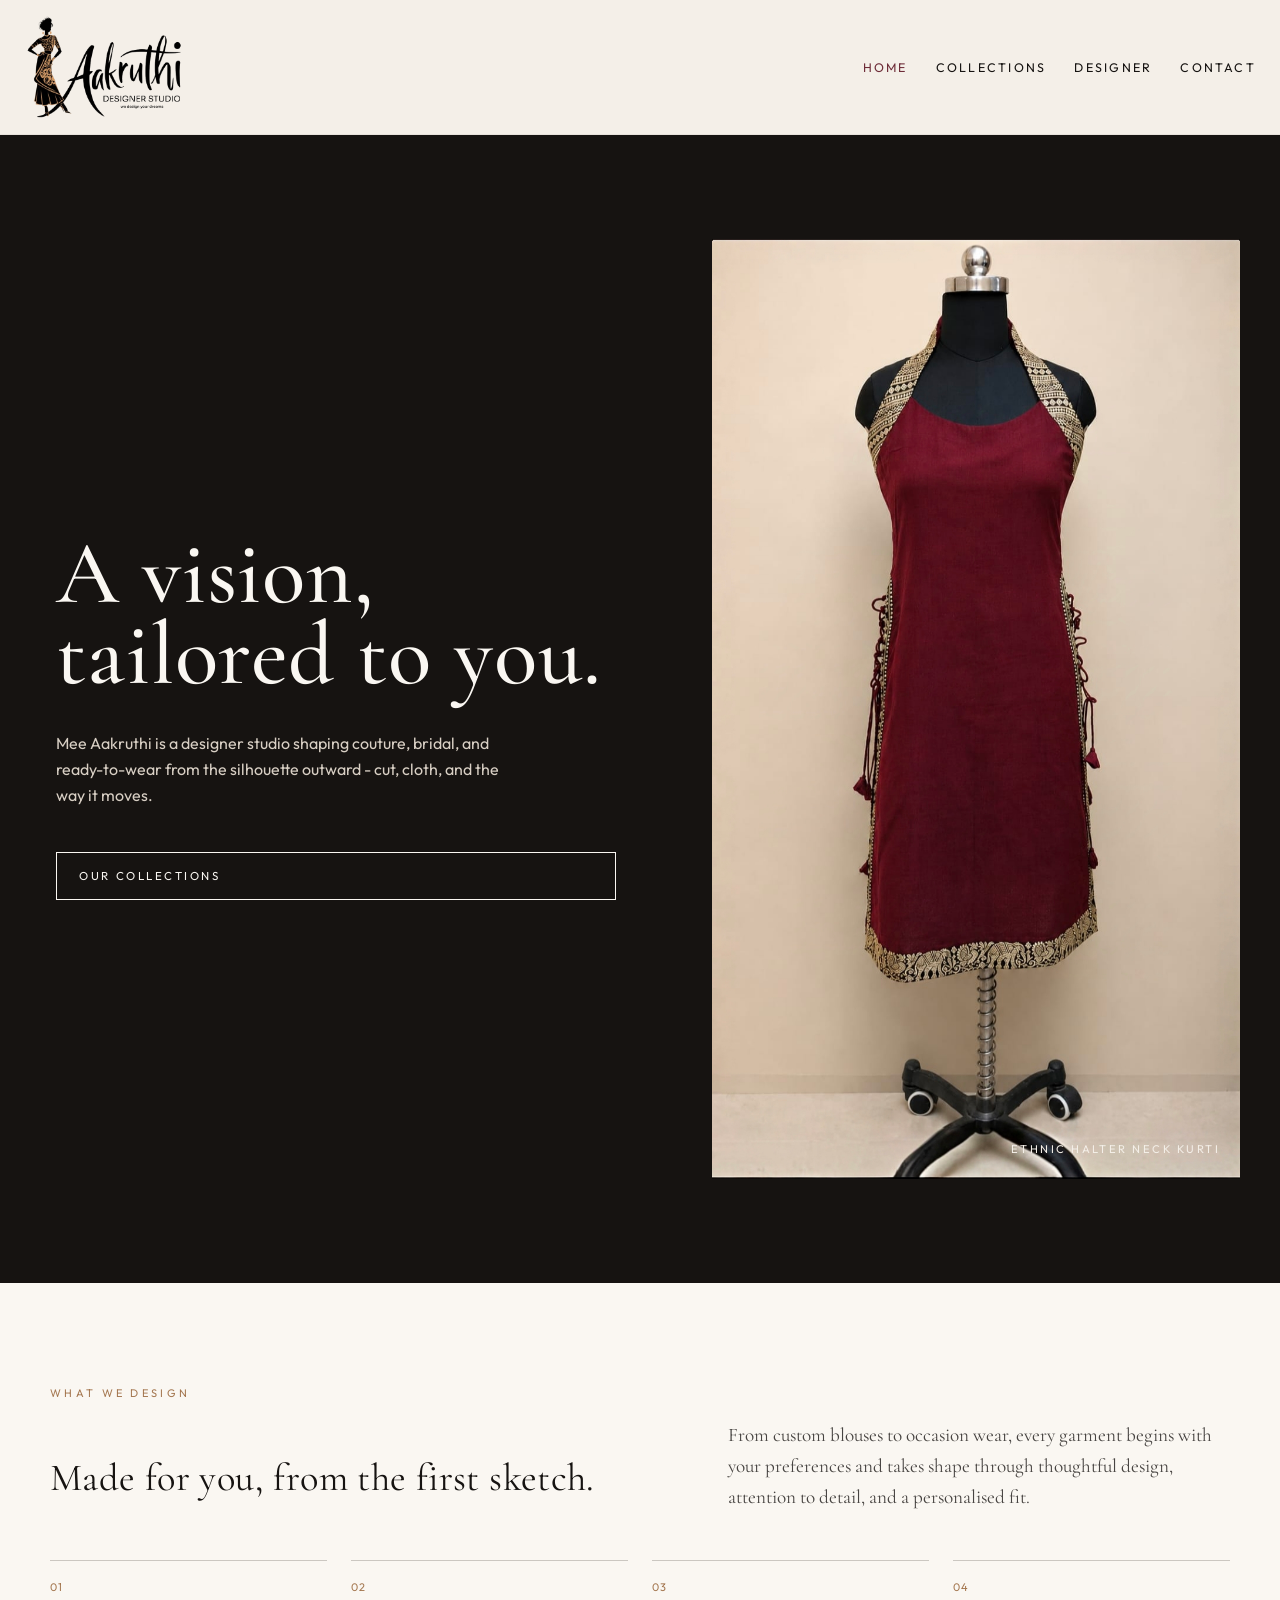
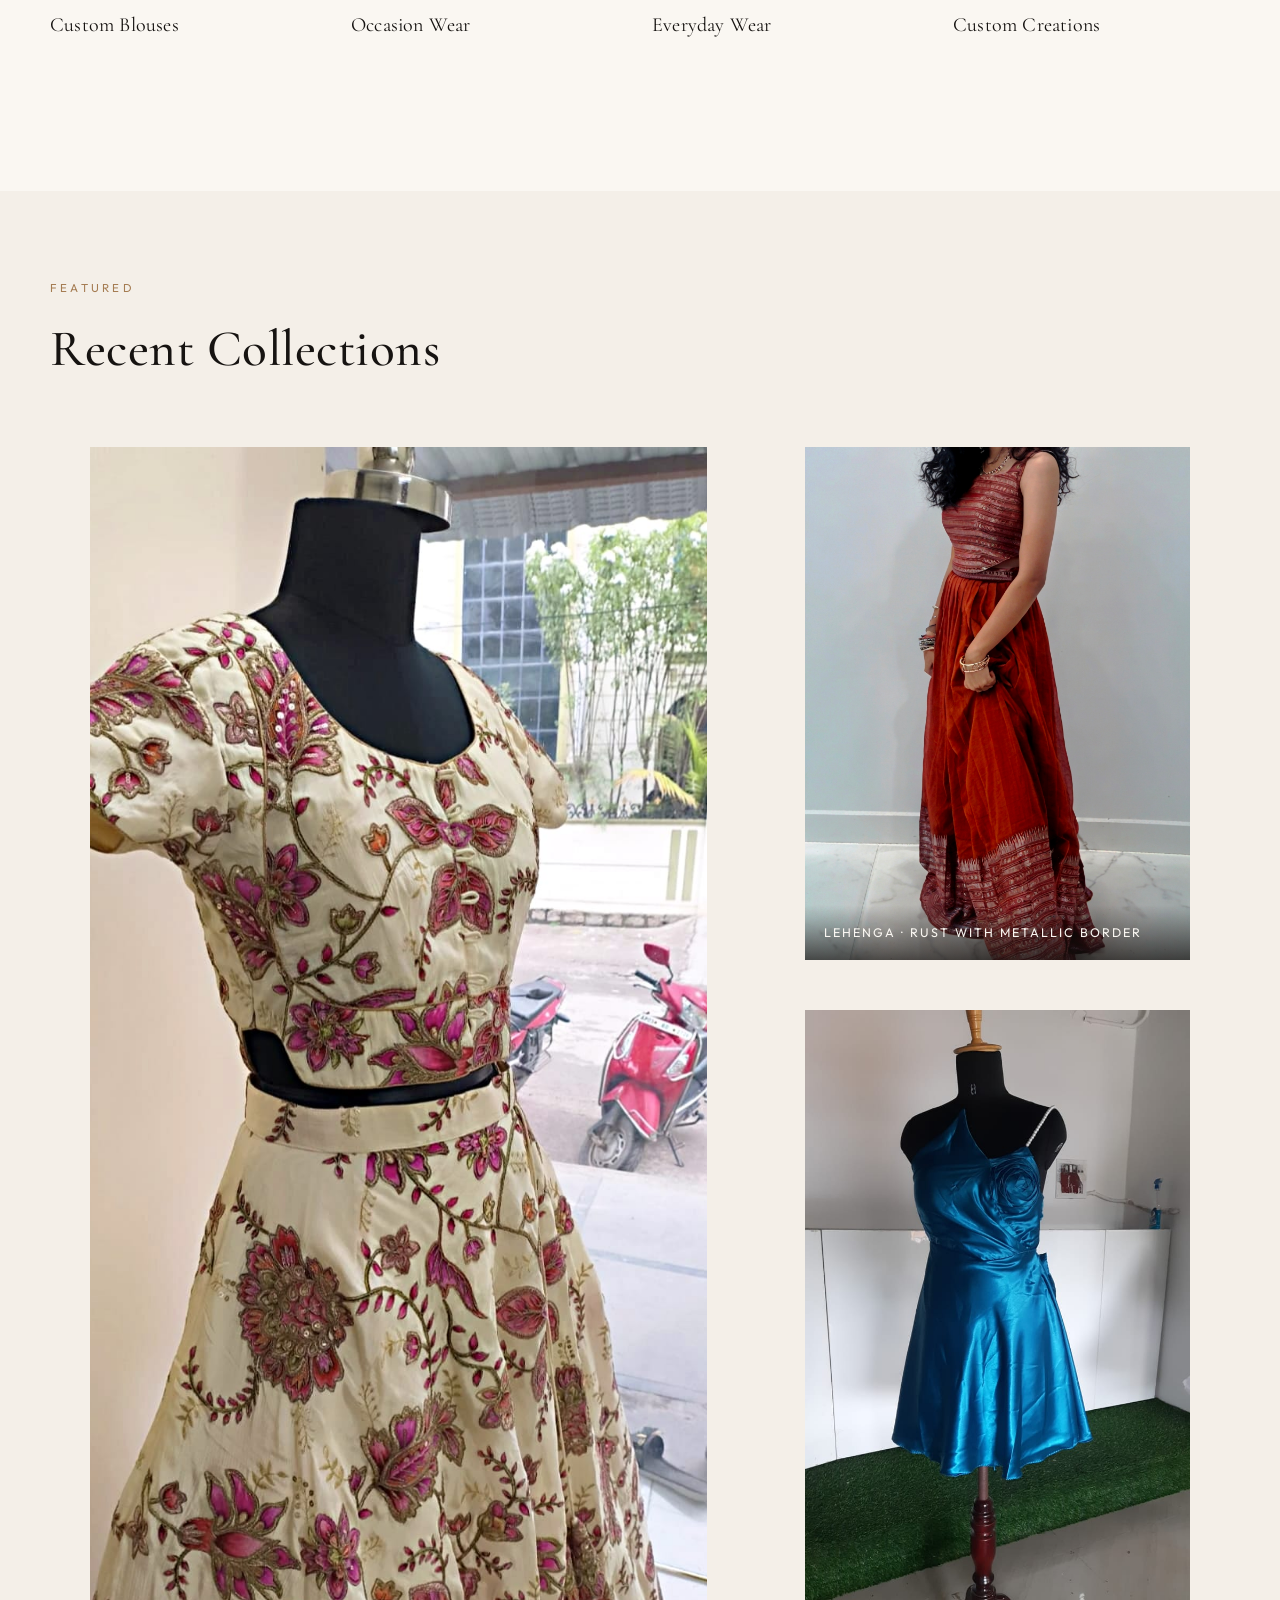
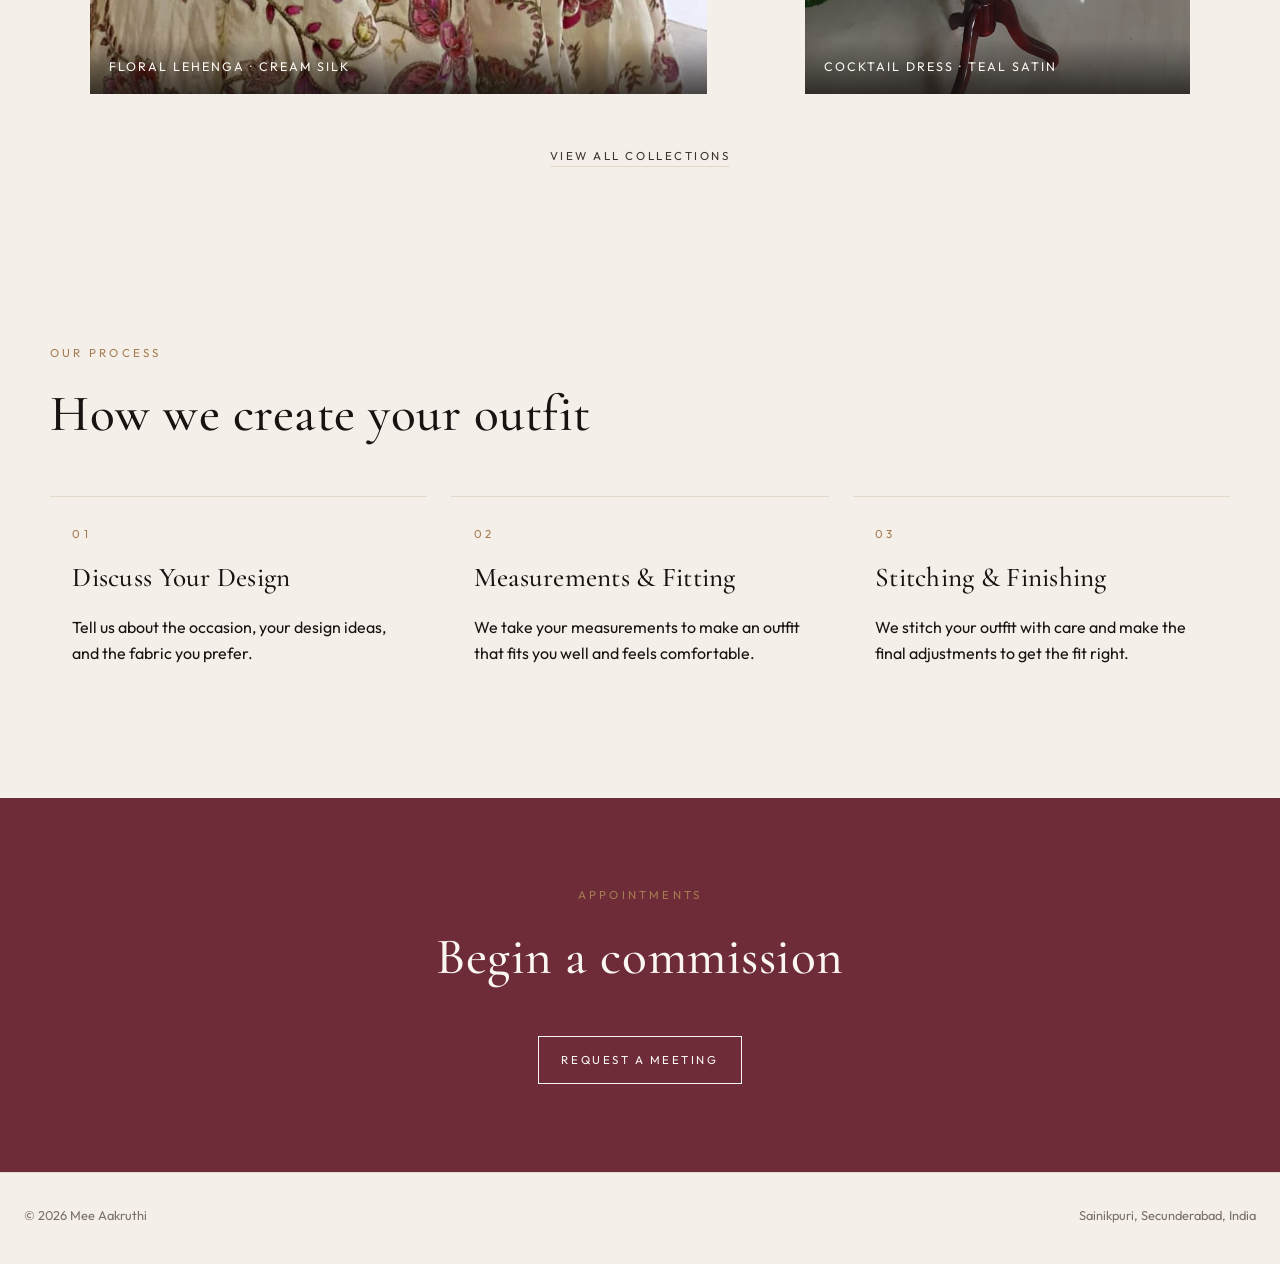
<file: index.html>
<!DOCTYPE html>
<html lang="en">
  <head>
    <meta charset="UTF-8" />
    <meta name="viewport" content="width=device-width, initial-scale=1" />
    <title>Mee Aakruthi - Fashion Designer Studio</title>
    <link rel="icon" type="image/png" href="imgs/favicon.png" />
    <meta
      name="description"
      content="Mee Aakruthi is a fashion design studio creating Indian traditional wear, bridal, and fusion wear for all occasions."
    />
    <link rel="preconnect" href="https://fonts.googleapis.com" />
    <link rel="preconnect" href="https://fonts.gstatic.com" crossorigin />
    <link
      href="https://fonts.googleapis.com/css2?family=Cormorant+Garamond:ital,wght@0,500;0,600;1,500&family=Outfit:wght@300;400;500&display=swap"
      rel="stylesheet"
    />
    <link rel="stylesheet" href="css/styles.css" />
  </head>
  <body>
    <header class="site-header">
      <a class="logo" href="index.html"><img src="imgs/logo.png" alt="Mee Aakruthi" /></a>
      <button class="menu-toggle" type="button" aria-expanded="false" aria-label="Open menu">
        <span class="menu-toggle-line"></span>
        <span class="menu-toggle-line"></span>
        <span class="menu-toggle-line"></span>
      </button>
      <nav>
        <ul>
          <li><a href="index.html" aria-current="page">Home</a></li>
          <li><a href="collections.html">Collections</a></li>
          <li><a href="about.html">Designer</a></li>
          <li><a href="contact.html">Contact</a></li>
        </ul>
      </nav>
    </header>

    <section class="hero">
      <div class="hero-copy">
        <!--<p class="eyebrow">Season 26 · Form &amp; Drape</p> -->
        <h1>A vision, tailored to you.</h1>
        <p>
          Mee Aakruthi is a designer studio shaping couture, bridal, and
          ready-to-wear from the silhouette outward - cut, cloth, and the way it
          moves.
        </p>
        <a class="btn" href="collections.html">Our Collections</a>
      </div>
      <figure class="hero-media">
        <img
          src="imgs/Hero.jpg"
          alt="Editorial fashion portrait with a sculpted silhouette"
        />
        <figcaption class="hero-caption">Ethnic Halter Neck Kurti</figcaption>
      </figure>
    </section>


    <section class="statement">
      <div class="container">
        <p class="eyebrow">WHAT WE DESIGN</p>

        <div class="statement-intro">
          <h2>Made for you, from the first sketch.</h2>
          <p>
            From custom blouses to occasion wear, every garment begins
            with your preferences and takes shape through thoughtful
            design, attention to detail, and a personalised fit.
          </p>
        </div>

        <ul class="services">
          <li class="service">
            <span class="service-number">01</span>
            <h3>Custom Blouses</h3>
          </li>

          <li class="service">
            <span class="service-number">02</span>
            <h3>Occasion Wear</h3>
          </li>

          <li class="service">
            <span class="service-number">03</span>
            <h3>Everyday Wear</h3>
          </li>

          <li class="service">
            <span class="service-number">04</span>
            <h3>Custom Creations</h3>
          </li>
        </ul>
      </div>
    </section>


    <section>
      <div class="container">
        <div class="section-head">
          <p class="eyebrow">FEATURED</p>
          <h2>Recent Collections</h2>
        </div>
        <div class="look-grid">
          <figure class="look-card tall">
            <img
              src="imgs/collections/1.jpg"
              alt="Cream lehenga with floral embroidery on a mannequin"
            />
            <figcaption>Floral lehenga · Cream silk</figcaption>
          </figure>
          <figure class="look-card">
            <img
              src="imgs/collections/4.jpeg"
              alt="Rust orange lehenga with metallic silver border"
            />
            <figcaption>Lehenga · Rust with metallic border</figcaption>
          </figure>
          <figure class="look-card">
            <img
              src="imgs/collections/6.jpeg"
              alt="Teal blue satin cocktail dress with pearl strap"
            />
            <figcaption>Cocktail dress · Teal satin</figcaption>
          </figure>
        </div>
        <p class="section-foot">
          <a href="collections.html">View all collections</a>
        </p>
      </div>
    </section>


    <section>
      <div class="container">
        <div class="section-head">
          <p class="eyebrow">OUR PROCESS</p>
          <h2>How we create your outfit</h2>
        </div>

        <div class="process">
          <article>
            <p class="eyebrow">01</p>
            <h3>Discuss Your Design</h3>
            <p>Tell us about the occasion, your design ideas, and the fabric you prefer.</p>
          </article>

          <article>
            <p class="eyebrow">02</p>
            <h3>Measurements & Fitting</h3>
            <p>We take your measurements to make an outfit that fits you well and feels comfortable.</p>
          </article>

          <article>
            <p class="eyebrow">03</p>
            <h3>Stitching & Finishing</h3>
            <p>We stitch your outfit with care and make the final adjustments to get the fit right.</p>
          </article>
        </div>
      </div>
    </section>

    <section class="cta-band">
      <div class="container">
        <p class="eyebrow">Appointments</p>
        <h2>Begin a commission</h2>
        <!-- <p>Bridal, couture, and custom designs.</p> -->
        <a class="btn" href="contact.html">Request a meeting</a>
      </div>
    </section>

    <footer class="site-footer">
      <span>© 2026 Mee Aakruthi</span>
      <span>Sainikpuri, Secunderabad, India</span>
    </footer>
    <script src="js/main.js"></script>
  </body>
</html>
</file>
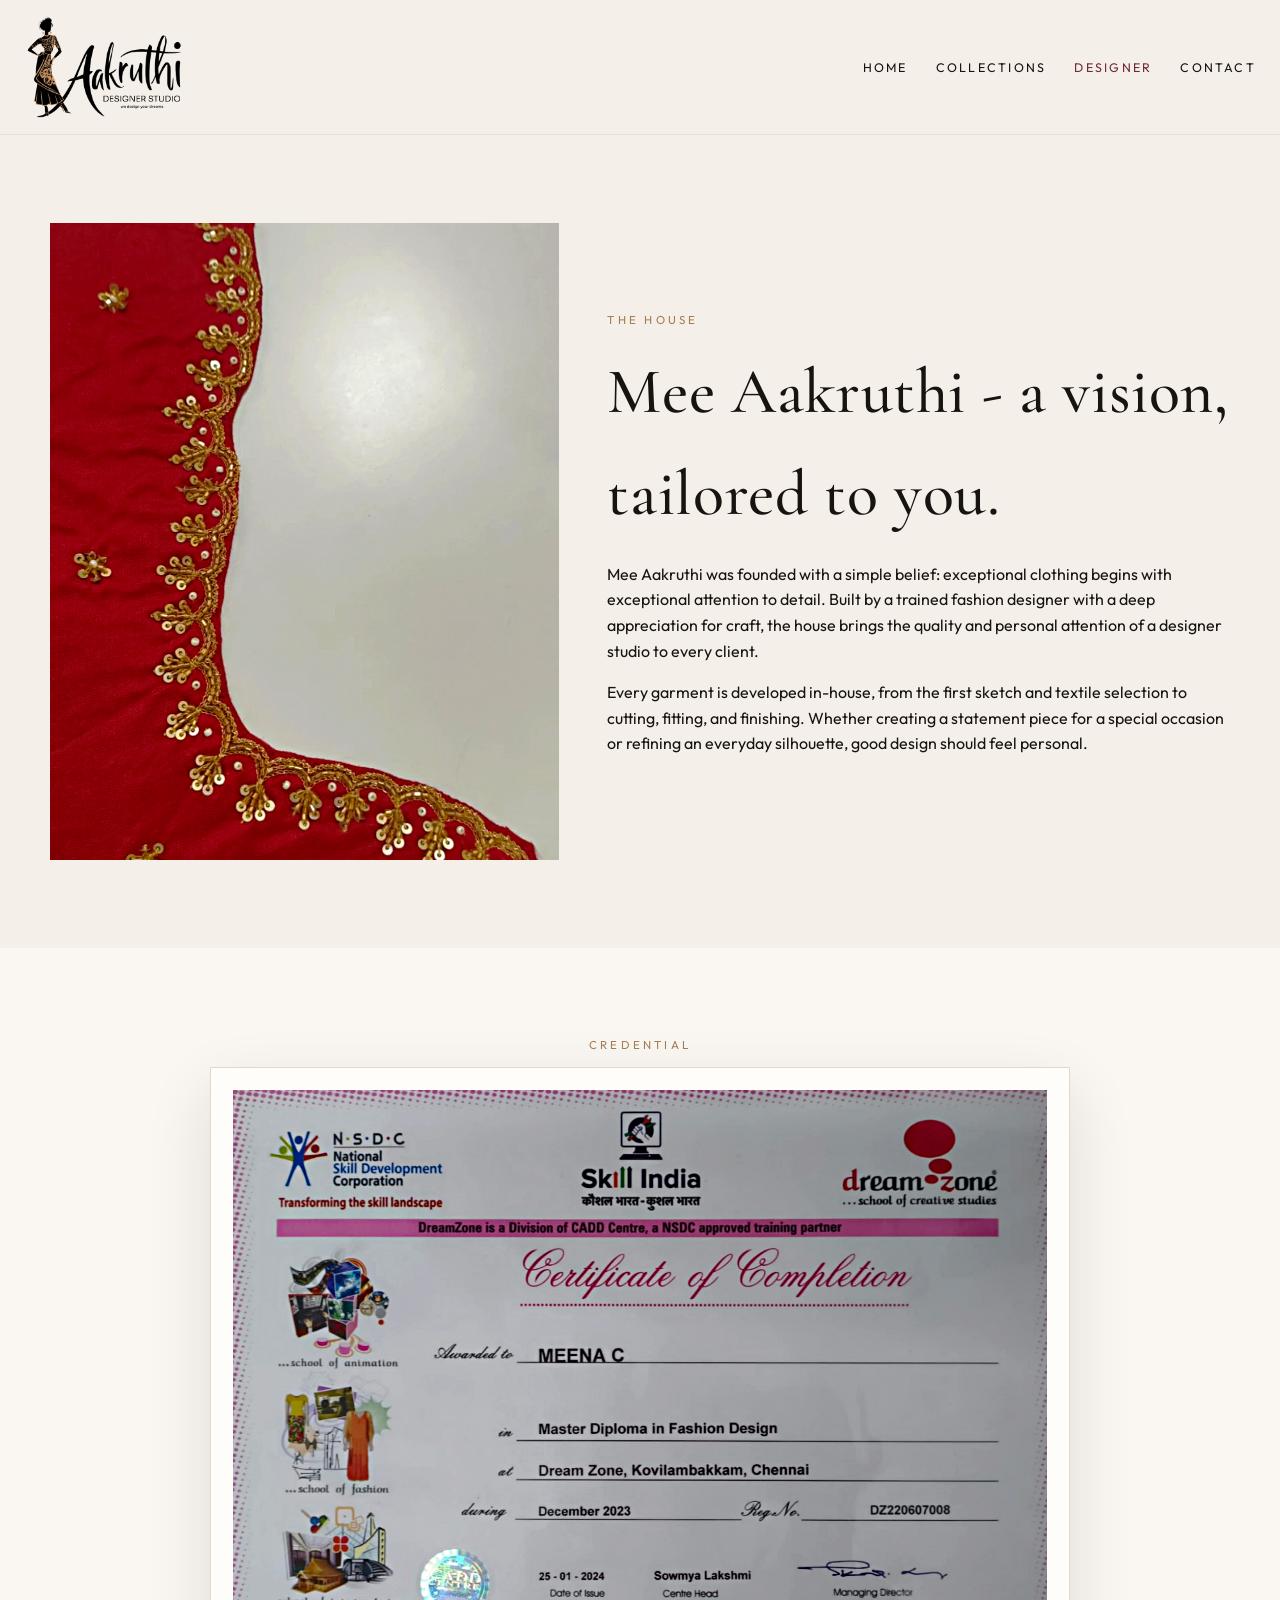
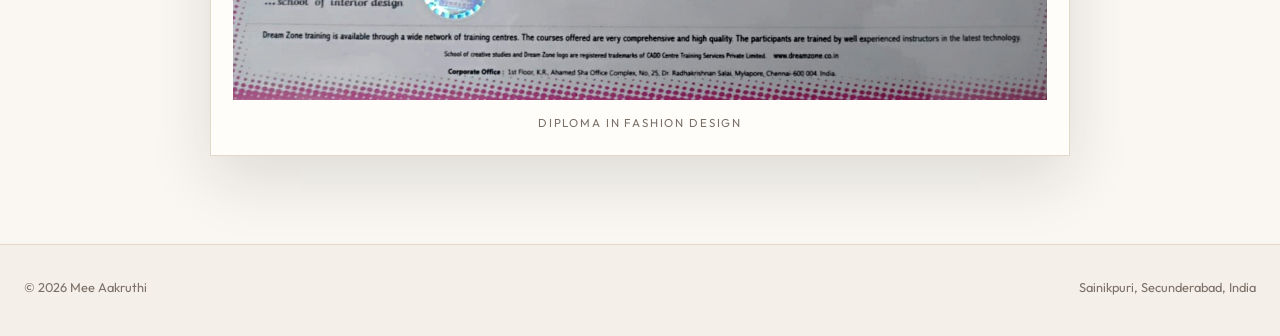
<file: about.html>
<!DOCTYPE html>
<html lang="en">
  <head>
    <meta charset="UTF-8" />
    <meta name="viewport" content="width=device-width, initial-scale=1" />
    <title>Designer - Mee Aakruthi</title>
    <meta name="description" content="The story and method of the Mee Aakruthi fashion designer studio." />
    <link rel="icon" type="image/png" href="imgs/favicon.png" />
    <link rel="preconnect" href="https://fonts.googleapis.com" />
    <link rel="preconnect" href="https://fonts.gstatic.com" crossorigin />
    <link
      href="https://fonts.googleapis.com/css2?family=Cormorant+Garamond:ital,wght@0,500;0,600;1,500&family=Outfit:wght@300;400;500&display=swap"
      rel="stylesheet"
    />
    <link rel="stylesheet" href="css/styles.css" />
  </head>
  <body>
    <header class="site-header">
      <a class="logo" href="index.html"><img src="imgs/logo.png" alt="Mee Aakruthi" /></a>
      <button class="menu-toggle" type="button" aria-expanded="false" aria-label="Open menu">
        <span class="menu-toggle-line"></span>
        <span class="menu-toggle-line"></span>
        <span class="menu-toggle-line"></span>
      </button>
      <nav>
        <ul>
          <li><a href="index.html">Home</a></li>
          <li><a href="collections.html">Collections</a></li>
          <li><a href="about.html" aria-current="page">Designer</a></li>
          <li><a href="contact.html">Contact</a></li>
        </ul>
      </nav>
    </header>

    <section>
      <div class="container split">
        <img
          src="imgs/collections/designer-section.jpeg"
          alt="Designer at Mee Aakruthi"
        />
        <div>
          <p class="eyebrow">The House</p>
          <h1 class="serif" style="font-size: clamp(2.6rem, 5vw, 4.2rem); margin: 0 0 1rem">
            Mee Aakruthi - a vision, tailored to you.
          </h1>
          <p>
            Mee Aakruthi was founded with a simple belief: exceptional clothing begins
            with exceptional attention to detail. Built by a trained fashion designer
            with a deep appreciation for craft, the house brings the quality and
            personal attention of a designer studio to every client.
          </p>
          <p>
            Every garment is developed in-house, from the first sketch and textile
            selection to cutting, fitting, and finishing. Whether creating a statement
            piece for a special occasion or refining an everyday silhouette, good
            design should feel personal.
          </p>
        </div>
      </div>
    </section>

    <section class="credential-section">
      <div class="container">
        <p class="eyebrow">Credential</p>
        <figure class="credential">
          <img src="imgs/DiplomaCert.jpg" alt="Fashion design diploma certificate" />
          <figcaption>Diploma in fashion design</figcaption>
        </figure>
      </div>
    </section>

    <footer class="site-footer">
      <span>© 2026 Mee Aakruthi</span>
      <span>Sainikpuri, Secunderabad, India</span>
    </footer>
    <script src="js/main.js"></script>
  </body>
</html>
</file>
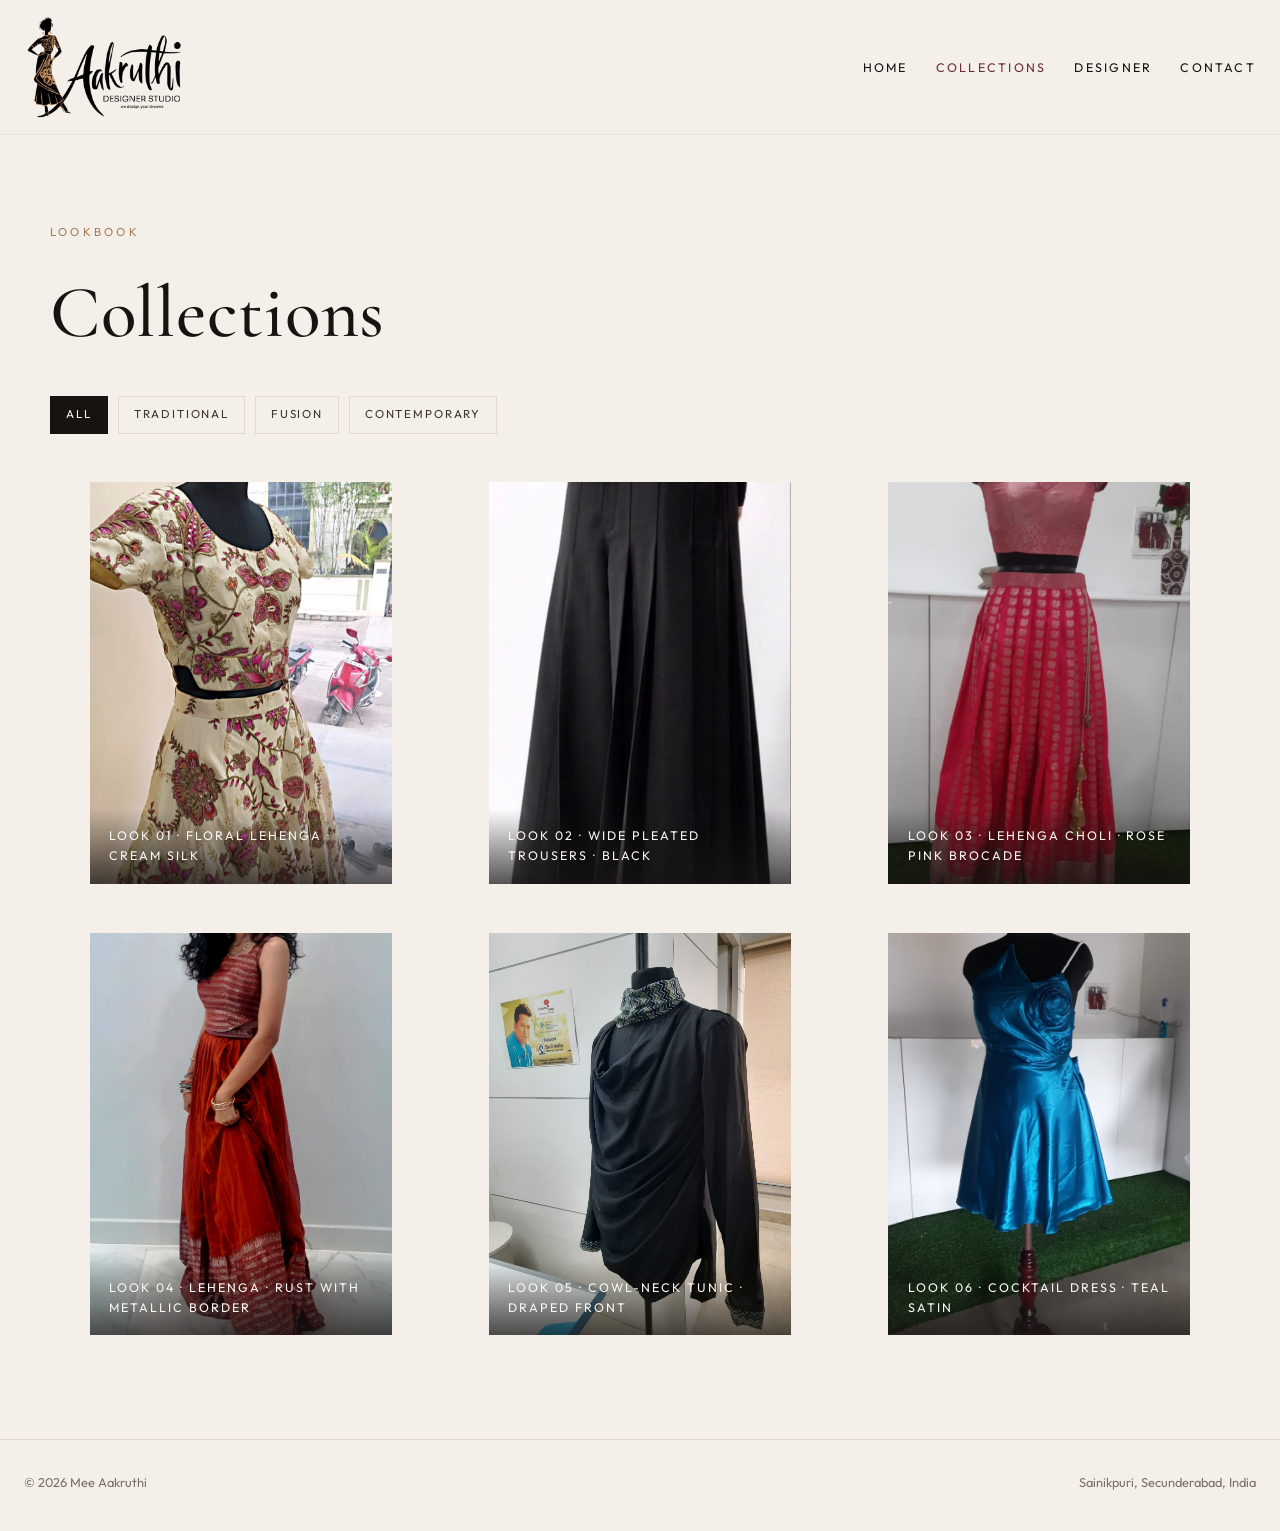
<file: collections.html>
<!DOCTYPE html>
<html lang="en">
  <head>
    <meta charset="UTF-8" />
    <meta name="viewport" content="width=device-width, initial-scale=1" />
    <title>Collections - Mee Aakruthi</title>
    <meta name="description" content="Lookbook of couture, bridal, and ready-to-wear from Mee Aakruthi." />
    <link rel="icon" type="image/png" href="imgs/favicon.png" />
    <link rel="preconnect" href="https://fonts.googleapis.com" />
    <link rel="preconnect" href="https://fonts.gstatic.com" crossorigin />
    <link
      href="https://fonts.googleapis.com/css2?family=Cormorant+Garamond:ital,wght@0,500;0,600;1,500&family=Outfit:wght@300;400;500&display=swap"
      rel="stylesheet"
    />
    <link rel="stylesheet" href="css/styles.css" />
  </head>
  <body>
    <header class="site-header">
      <a class="logo" href="index.html"><img src="imgs/logo.png" alt="Mee Aakruthi" /></a>
      <button class="menu-toggle" type="button" aria-expanded="false" aria-label="Open menu">
        <span class="menu-toggle-line"></span>
        <span class="menu-toggle-line"></span>
        <span class="menu-toggle-line"></span>
      </button>
      <nav>
        <ul>
          <li><a href="index.html">Home</a></li>
          <li><a href="collections.html" aria-current="page">Collections</a></li>
          <li><a href="about.html">Designer</a></li>
          <li><a href="contact.html">Contact</a></li>
        </ul>
      </nav>
    </header>

    <section>
      <div class="container">
        <p class="eyebrow">Lookbook</p>
        <h1 class="serif" style="font-size: clamp(2.6rem, 6vw, 4.6rem); margin: 0 0 1.5rem">
          Collections
        </h1>
        <div class="filters" role="toolbar" aria-label="Filter looks">
          <button type="button" data-filter="all" aria-pressed="true">All</button>
          <button type="button" data-filter="traditional" aria-pressed="false">Traditional</button>
          <button type="button" data-filter="fusion" aria-pressed="false">Fusion</button>
          <button type="button" data-filter="contemporary" aria-pressed="false">Contemporary</button>
        </div>
        <div class="collection-grid">
          <figure class="look-card" data-category="traditional">
            <img src="imgs/collections/1.jpg" alt="Cream lehenga with floral embroidery on a mannequin" />
            <figcaption>Look 01 · Floral lehenga · Cream silk</figcaption>
          </figure>
          <figure class="look-card" data-category="contemporary">
            <img src="imgs/collections/2.jpg" alt="High-waisted black wide pleated trousers" />
            <figcaption>Look 02 · Wide pleated trousers · Black</figcaption>
          </figure>
          <figure class="look-card" data-category="traditional">
            <img src="imgs/collections/3.jpg" alt="Rose pink and magenta lehenga with gold border" />
            <figcaption>Look 03 · Lehenga choli · Rose pink brocade</figcaption>
          </figure>
          <figure class="look-card" data-category="traditional">
            <img src="imgs/collections/4.jpeg" alt="Rust orange lehenga with metallic silver border" />
            <figcaption>Look 04 · Lehenga · Rust with metallic border</figcaption>
          </figure>
          <figure class="look-card" data-category="fusion">
            <img src="imgs/collections/5.jpeg" alt="Black cowl-neck tunic with zigzag trim" />
            <figcaption>Look 05 · Cowl-neck tunic · Draped front</figcaption>
          </figure>
          <figure class="look-card" data-category="contemporary">
            <img src="imgs/collections/6.jpeg" alt="Teal blue satin cocktail dress with pearl strap" />
            <figcaption>Look 06 · Cocktail dress · Teal satin</figcaption>
          </figure>
        </div>
      </div>
    </section>

    <footer class="site-footer">
      <span>© 2026 Mee Aakruthi</span>
      <span>Sainikpuri, Secunderabad, India</span>
    </footer>
    <script src="js/main.js"></script>
  </body>
</html>
</file>
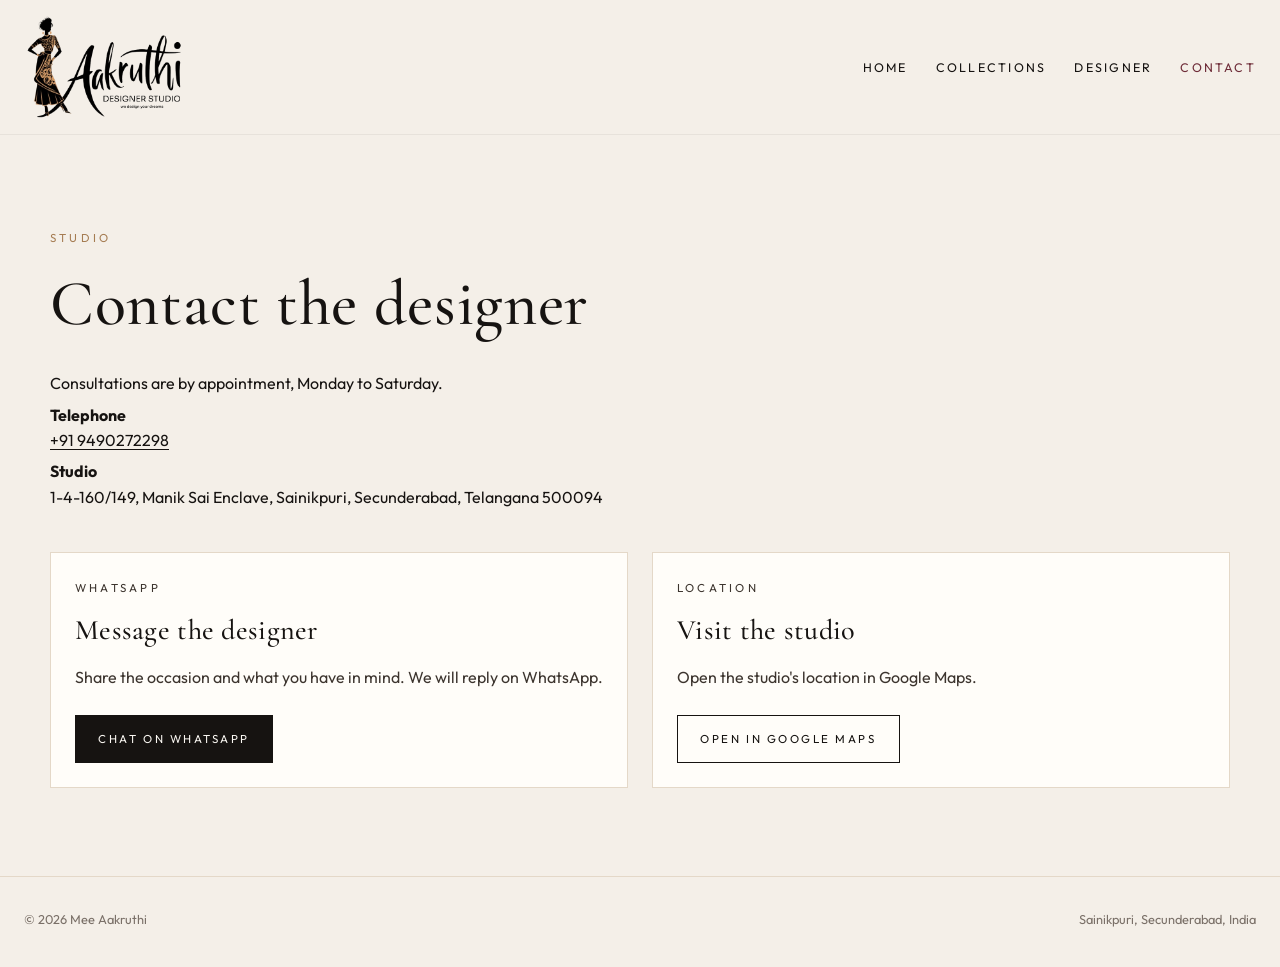
<file: contact.html>
<!DOCTYPE html>
<html lang="en">
  <head>
    <meta charset="UTF-8" />
    <meta name="viewport" content="width=device-width, initial-scale=1" />
    <title>Contact - Mee Aakruthi</title>
    <meta name="description" content="Message the Mee Aakruthi designer on WhatsApp or visit the studio in Sainikpuri, Secunderabad." />
    <link rel="icon" type="image/png" href="imgs/favicon.png" />
    <link rel="preconnect" href="https://fonts.googleapis.com" />
    <link rel="preconnect" href="https://fonts.gstatic.com" crossorigin />
    <link
      href="https://fonts.googleapis.com/css2?family=Cormorant+Garamond:ital,wght@0,500;0,600;1,500&family=Outfit:wght@300;400;500&display=swap"
      rel="stylesheet"
    />
    <link rel="stylesheet" href="css/styles.css" />
  </head>
  <body>
    <header class="site-header">
      <a class="logo" href="index.html"><img src="imgs/logo.png" alt="Mee Aakruthi" /></a>
      <button class="menu-toggle" type="button" aria-expanded="false" aria-label="Open menu">
        <span class="menu-toggle-line"></span>
        <span class="menu-toggle-line"></span>
        <span class="menu-toggle-line"></span>
      </button>
      <nav>
        <ul>
          <li><a href="index.html">Home</a></li>
          <li><a href="collections.html">Collections</a></li>
          <li><a href="about.html">Designer</a></li>
          <li><a href="contact.html" aria-current="page">Contact</a></li>
        </ul>
      </nav>
    </header>

    <section>
      <div class="container contact-grid">
        <div class="details">
          <p class="eyebrow">Studio</p>
          <h1 class="serif" style="font-size: clamp(2.6rem, 5vw, 4.2rem); margin: 0 0 1rem">
            Contact the designer
          </h1>
          <p>Consultations are by appointment, Monday to Saturday.</p>
          <p>
            <strong>Telephone</strong><br />
            <a href="tel:+919490272298">+91 9490272298</a>
          </p>
          <p>
            <strong>Studio</strong><br />
            1-4-160/149, Manik Sai Enclave, Sainikpuri, Secunderabad, Telangana 500094
          </p>
        </div>
        <div class="contact-actions">
          <article class="contact-action">
            <p class="eyebrow">WhatsApp</p>
            <h2>Message the designer</h2>
            <p>Share the occasion and what you have in mind. We will reply on WhatsApp.</p>
            <a
              class="btn btn-dark"
              href="https://wa.me/919490272298?text=Hello%2C%20I%27d%20like%20to%20enquire%20about%20a%20custom%20design."
              target="_blank"
              rel="noopener noreferrer"
            >
              Chat on WhatsApp
            </a>
          </article>
          <article class="contact-action">
            <p class="eyebrow">Location</p>
            <h2>Visit the studio</h2>
            <p>Open the studio's location in Google Maps.</p>
            <a
              class="btn"
              href="https://maps.app.goo.gl/UfmCiYNu9YpMpCLL9"
              target="_blank"
              rel="noopener noreferrer"
            >
              Open in Google Maps
            </a>
          </article>
        </div>
      </div>
    </section>

    <footer class="site-footer">
      <span>© 2026 Mee Aakruthi</span>
      <span>Sainikpuri, Secunderabad, India</span>
    </footer>
    <script src="js/main.js"></script>
  </body>
</html>
</file>
<file: css/styles.css>
:root {
  --ivory: #f4efe8;
  --paper: #faf7f2;
  --sand: #e4d8c8;
  --ink: #161311;
  --ink-soft: #3c342e;
  --wine: #6e2c38;
  --gold: #a57c52;
  --muted: #7a7068;
  --white: #fffdf9;
  --shadow: 0 24px 60px rgba(22, 19, 17, 0.12);
  --max: 1180px;
  --ease: cubic-bezier(0.22, 1, 0.36, 1);
}

*,
*::before,
*::after {
  box-sizing: border-box;
}

html {
  scroll-behavior: smooth;
}

body {
  margin: 0;
  font-family: "Outfit", sans-serif;
  color: var(--ink);
  background: var(--ivory);
  line-height: 1.6;
}

img {
  max-width: 100%;
  display: block;
}

a {
  color: inherit;
  text-decoration: none;
}

h1,
h2,
h3,
.serif {
  font-family: "Cormorant Garamond", serif;
  font-weight: 500;
  letter-spacing: 0.01em;
}

.eyebrow {
  font-size: 0.72rem;
  letter-spacing: 0.28em;
  text-transform: uppercase;
  color: var(--gold);
  margin: 0 0 0.75rem;
}

.container {
  width: min(var(--max), calc(100% - 2.5rem));
  margin-inline: auto;
}

/* Header */
.site-header {
  position: sticky;
  top: 0;
  z-index: 40;
  display: flex;
  align-items: center;
  justify-content: space-between;
  padding: 1rem 1.5rem;
  background: rgba(244, 239, 232, 0.86);
  backdrop-filter: blur(16px);
  border-bottom: 1px solid rgba(22, 19, 17, 0.06);
}

.logo {
  font-family: "Cormorant Garamond", serif;
  font-size: 1.45rem;
  letter-spacing: 0.18em;
  text-transform: uppercase;
}

.logo span {
  display: block;
  font-family: "Outfit", sans-serif;
  font-size: 0.58rem;
  letter-spacing: 0.42em;
  color: var(--gold);
}

.logo img {
  display: block;
  width: 160px;
  height: auto;
}

nav ul {
  display: flex;
  gap: 1.75rem;
  list-style: none;
  margin: 0;
  padding: 0;
}

nav a {
  font-size: 0.78rem;
  letter-spacing: 0.18em;
  text-transform: uppercase;
}

nav a:hover,
nav a[aria-current="page"] {
  color: var(--wine);
}

.menu-toggle {
  display: none;
  width: 2.25rem;
  height: 2.25rem;
  align-items: center;
  justify-content: center;
  flex-direction: column;
  gap: 0.32rem;
  background: transparent;
  border: 0;
  padding: 0;
  cursor: pointer;
}

.menu-toggle-line {
  width: 1.45rem;
  height: 2px;
  background: var(--ink);
  transition: transform 0.3s var(--ease), opacity 0.3s var(--ease);
}

.site-header.is-open .menu-toggle-line:first-child {
  transform: translateY(0.44rem) rotate(45deg);
}

.site-header.is-open .menu-toggle-line:nth-child(2) {
  opacity: 0;
}

.site-header.is-open .menu-toggle-line:last-child {
  transform: translateY(-0.44rem) rotate(-45deg);
}

/* Hero */
.hero {
  min-height: calc(100vh - 76px);
  display: grid;
  grid-template-columns: 1.05fr 0.95fr;
  background: var(--ink);
  color: var(--paper);
}

.hero-copy {
  display: flex;
  flex-direction: column;
  justify-content: center;
  padding: 4.5rem 3.5rem 3.5rem;
}

.hero h1 {
  font-size: clamp(3.2rem, 7vw, 6.4rem);
  line-height: 0.9;
  margin: 0 0 1.25rem;
}

.hero p {
  max-width: 28rem;
  color: #d8cfc4;
}

.hero-media {
  position: relative;
  overflow: hidden;
}

.hero-media img {
  width: 100%;
  height: 100%;
  object-fit: cover;
  min-height: 520px;
}

.hero-caption {
  position: absolute;
  right: 1.25rem;
  bottom: 1.25rem;
  font-size: 0.7rem;
  letter-spacing: 0.22em;
  text-transform: uppercase;
  color: var(--ivory);
}

.btn {
  display: inline-flex;
  align-items: center;
  gap: 0.6rem;
  margin-top: 1.75rem;
  padding: 0.85rem 1.4rem;
  border: 1px solid currentColor;
  font-size: 0.72rem;
  letter-spacing: 0.22em;
  text-transform: uppercase;
  transition: background 0.3s var(--ease), color 0.3s var(--ease);
}

.btn:hover {
  background: var(--paper);
  color: var(--ink);
}

.btn-dark {
  background: var(--ink);
  color: var(--paper);
  border-color: var(--ink);
}

.btn-dark:hover {
  background: transparent;
  color: var(--ink);
}

/* Sections */
section {
  padding: 5.5rem 0;
}

.section-head {
  margin-bottom: 2.5rem;
}

.section-head h2 {
  font-size: clamp(2.2rem, 4vw, 3.4rem);
  margin: 0;
}

.section-foot {
  margin: 2rem 0 0;
  text-align: center;
}

.section-foot a {
  font-size: 0.72rem;
  letter-spacing: 0.22em;
  text-transform: uppercase;
  color: var(--ink-soft);
  border-bottom: 1px solid var(--sand);
  padding-bottom: 0.15rem;
  transition: color 0.3s var(--ease), border-color 0.3s var(--ease);
}

.section-foot a:hover {
  color: var(--wine);
  border-color: var(--wine);
}

.statement {
  background: var(--paper);
  padding: clamp(4rem, 8vw, 7rem) 0;
}

.statement p:not(.eyebrow) {
  font-family: "Cormorant Garamond", serif;
  font-size: clamp(1.05rem, 1.6vw, 1.2rem);
  line-height: 1.6;
  margin: 0;
}

.statement .eyebrow {
  margin-bottom: 1.1rem;
  color: #a47750;
  font-size: 11px;
  letter-spacing: 0.3em;
  text-transform: uppercase;
}

.statement-intro {
  display: grid;
  grid-template-columns: minmax(0, 1.1fr) minmax(16rem, 0.9fr);
  align-items: end;
  gap: 1.5rem 4rem;
  margin-bottom: 3rem;
}

.statement-intro h2 {
  margin: 0 0 0.7rem;
  font-size: clamp(1.7rem, 3vw, 2.45rem);
  font-weight: 400;
  line-height: 1.2;
}

.statement-intro p {
  max-width: none;
  font-size: 1.05rem;
  line-height: 1.65;
  opacity: 0.78;
}

.services {
  display: grid;
  grid-template-columns: repeat(4, minmax(0, 1fr));
  gap: 1.5rem;
  margin: 0;
  padding: 0;
  list-style: none;
}

.service {
  position: relative;
  display: flex;
  flex-direction: column;
  align-items: flex-start;
  gap: 0.8rem;
  min-height: 8rem;
  padding: 1.1rem 0 0;
  border-top: 1px solid rgba(40, 30, 20, 0.22);
}

.service-number {
  color: #a47750;
  font-size: 11px;
  letter-spacing: 0.1em;
}

.service h3 {
  margin: 0;
  font-size: clamp(1rem, 1.6vw, 1.25rem);
  font-weight: 400;
}

.look-grid {
  display: grid;
  grid-template-columns: 1.2fr 0.8fr;
  gap: 1.1rem;
}

.look-card {
  position: relative;
  overflow: hidden;
  background: var(--sand);
  min-height: 280px;
}

.look-card img {
  width: 100%;
  height: 100%;
  object-fit: cover;
  min-height: 320px;
  transition: transform 0.7s var(--ease);
}

.look-card:hover img {
  transform: scale(1.04);
}

.look-card figcaption {
  position: absolute;
  inset: auto 0 0;
  padding: 1.1rem 1.2rem;
  background: linear-gradient(transparent, rgba(22, 19, 17, 0.72));
  color: var(--paper);
  font-size: 0.78rem;
  letter-spacing: 0.16em;
  text-transform: uppercase;
}

.look-card.tall {
  grid-row: span 2;
}

.look-card.tall img {
  min-height: 660px;
}

.process {
  display: grid;
  grid-template-columns: repeat(3, 1fr);
  gap: 1.5rem;
}

.process article {
  padding: 1.75rem 1.4rem;
  border-top: 1px solid var(--sand);
}

.process h3 {
  font-size: 1.7rem;
  margin: 0.4rem 0 0.6rem;
}

.cta-band {
  background: var(--wine);
  color: var(--paper);
  text-align: center;
}

.cta-band h2 {
  font-size: clamp(2.2rem, 4vw, 3.5rem);
  margin: 0.4rem 0 0.6rem;
}

/* Collections */
.filters {
  display: flex;
  flex-wrap: wrap;
  gap: 0.6rem;
  margin-bottom: 2rem;
}

.filters button {
  background: transparent;
  border: 1px solid var(--sand);
  color: var(--ink-soft);
  padding: 0.55rem 0.95rem;
  font: inherit;
  font-size: 0.72rem;
  letter-spacing: 0.16em;
  text-transform: uppercase;
  cursor: pointer;
}

.filters button[aria-pressed="true"] {
  background: var(--ink);
  color: var(--paper);
  border-color: var(--ink);
}

.collection-grid {
  display: grid;
  grid-template-columns: repeat(3, 1fr);
  gap: 1.1rem;
}

.collection-grid .look-card img {
  aspect-ratio: 3 / 4;
  min-height: unset;
  height: auto;
}

.look-card[hidden] {
  display: none;
}

/* About */
.split {
  display: grid;
  grid-template-columns: 0.9fr 1.1fr;
  gap: 3rem;
  align-items: center;
}

.split img {
  width: 100%;
  aspect-ratio: 4 / 5;
  object-fit: cover;
}

.credential-section {
  background: var(--paper);
  text-align: center;
}

.credential {
  width: min(860px, 100%);
  margin: 0 auto;
  padding: clamp(0.8rem, 2vw, 1.4rem);
  background: var(--white);
  border: 1px solid var(--sand);
  box-shadow: var(--shadow);
}

.credential img {
  width: 100%;
  height: auto;
  object-fit: contain;
}

.credential figcaption {
  margin-top: 0.9rem;
  color: var(--muted);
  font-size: 0.72rem;
  letter-spacing: 0.16em;
  text-transform: uppercase;
}

/* Contact */
.contact-grid {
  display: grid;
  gap: 2.25rem;
}

.contact-actions {
  display: grid;
  grid-template-columns: 1fr 1fr;
  gap: 1.5rem;
  align-items: stretch;
}

.contact-action {
  display: flex;
  flex-direction: column;
  align-items: flex-start;
  gap: 0.7rem;
  background: var(--white);
  border: 1px solid var(--sand);
  padding: 1.6rem 1.5rem 1.5rem;
}

.contact-action .eyebrow {
  margin: 0;
}

.contact-action h2 {
  margin: 0;
  font-size: clamp(1.5rem, 2.2vw, 1.9rem);
}

.contact-action p {
  margin: 0;
  color: var(--ink-soft);
  flex: 1;
}

.contact-action .btn {
  margin: 0.85rem 0 0;
}

.details a {
  text-decoration: underline;
  text-underline-offset: 0.18em;
}

.details p {
  margin: 0.35rem 0;
}

/* Footer */
.site-footer {
  padding: 2rem 1.5rem 2.4rem;
  border-top: 1px solid var(--sand);
  display: flex;
  justify-content: space-between;
  gap: 1rem;
  font-size: 0.8rem;
  color: var(--muted);
}

@media (max-width: 900px) {
  .menu-toggle {
    display: inline-flex;
  }
  
  .statement {
    padding: 3.25rem 0;
  }

  .statement-intro {
    grid-template-columns: 1fr 1fr;
    gap: 1rem 2rem;
    margin-bottom: 2.25rem;
  }

  .services {
    grid-template-columns: 1fr 1fr;
  }

  .service {
    min-height: 7rem;
    padding: 0.9rem 0 0;
  }

  .contact-actions {
    grid-template-columns: 1fr;
    gap: 1.75rem;
  }

  nav {
    position: absolute;
    inset: 72px 0 auto;
    background: var(--paper);
    border-bottom: 1px solid var(--sand);
    display: none;
  }

  .site-header.is-open nav {
    display: block;
  }

  nav ul {
    flex-direction: column;
    padding: 1.2rem 1.5rem 1.6rem;
    gap: 1rem;
  }

  .hero,
  .look-grid,
  .process,
  .collection-grid,
  .split,
  .contact-grid {
    grid-template-columns: 1fr;
  }

  .look-card.tall {
    grid-row: auto;
  }

  .look-card.tall img {
    min-height: 420px;
  }

  .hero-copy {
    padding: 3rem 1.5rem 2.5rem;
  }
}

@media (max-width: 560px) {
  .statement-intro {
    grid-template-columns: 1fr;
    gap: 0.75rem;
    margin-bottom: 1.75rem;
  }

  .services {
    grid-template-columns: 1fr 1fr;
    gap: 1.25rem 1rem;
  }

  .service {
    min-height: 6.5rem;
    padding: 0.8rem 0 0;
  }

  .service h3 {
    font-size: 1.05rem;
  }
}
</file>
